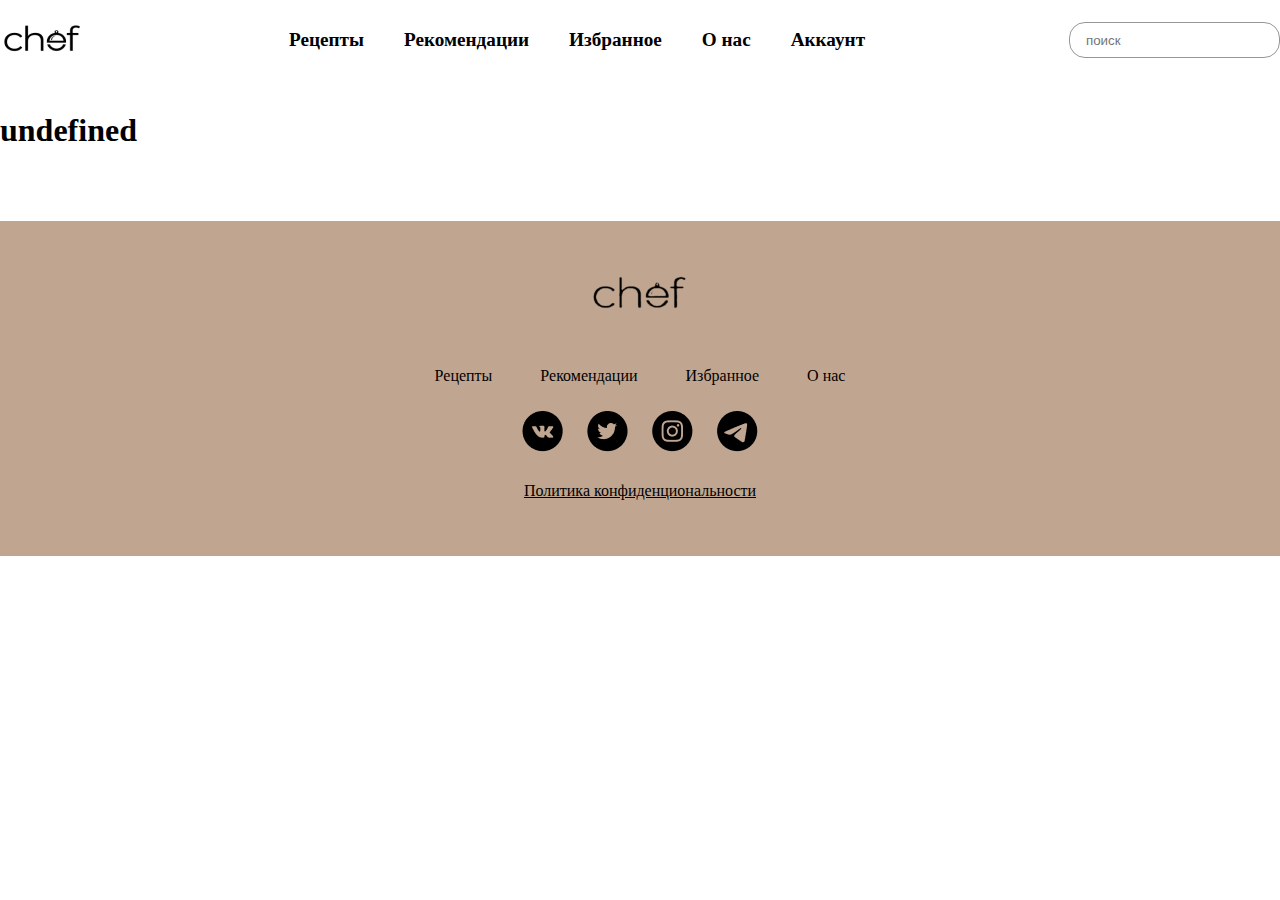
<file: src/pages/categories.html>
<!doctype html>
<html lang="en">
<head>
	<meta charset="UTF-8">
	<meta name="viewport"
	      content="width=device-width, user-scalable=no, initial-scale=1.0, maximum-scale=1.0, minimum-scale=1.0">
	<meta http-equiv="X-UA-Compatible" content="ie=edge">
	<title>Categories</title>
	<link rel="stylesheet" href="../styles/global.css">
	<link rel="stylesheet" href="../styles/header.css">
	<link rel="stylesheet" href="../styles/footer.css">
	<link rel="stylesheet" href="../styles/categories.css">
	<link rel="stylesheet" href="../styles/modal.css">

</head>
<body>
<div class="container">
	<header>
		<a href="/">
			<img src="../assets/images/logo.png" alt="logo">
		</a>
		<nav>
			<a href="/recepts">Рецепты</a>
			<a href="/recepts">Рекомендации</a>
			<a href="/recepts">Избранное</a>
			<a href="/recepts">О нас</a>
			<div style="color: #000" id="openModal">Аккаунт</div>
		</nav>
		<input type="text" placeholder="поиск" class="search">
		<div class="authModal" id="authModal">
			<img class="closebtn" src="../assets/images/close.png" alt="close">
			<img width="350" src="../assets/images/register.png" alt="">
			<input class="inputUnderline" type="text" placeholder="Имя ">
			<input class="inputUnderline" type="text" placeholder="Фамилия  ">
			<input class="inputUnderline" type="text" placeholder="Email ">
			<input class="inputUnderline" type="text" placeholder="Придумайте пароль ">
			<input class="inputUnderline" type="text" placeholder="Повторите пароль ">
			<button class="buttonBrawn">Регистрация</button>
			<div id="hasAccBtn" style="text-decoration: underline; cursor: pointer; color: gray">У вас есть аккаунт?</div>
		</div>
		<div class="authModal" id="registerModal">
			<img class="closebtn" src="../assets/images/close.png" alt="close">
			<img width="350" src="../assets/images/register.png" alt="">
			<input class="inputUnderline" type="text" placeholder="Email ">
			<input class="inputUnderline" type="text" placeholder="Введите пароль ">
			<button class="buttonBrawn">Войти</button>
			<div id="notHasAcc" style="text-decoration: underline; cursor: pointer; color: gray">Нет аккаунта?</div>
		</div>
		<div id="backdrop"></div>
	</header>
	<main style="margin-top: 32px">
		<h1 style="margin-bottom: 16px">Завтрак</h1>
		<div class="products">
<!--			<div class="product-card">-->
<!--				<img src="../assets/categories/1_food.png" alt="1">-->
<!--				<p>Карамельно - банановая запеканка</p>-->
<!--				<a href="../pages/categories.html">-->
<!--					<button class="buttonBrawnOutlined" style="width: 100%; justify-content: center">Подробнее</button>-->
<!--				</a>-->
<!--			</div>-->
		</div>
	</main>
</div>
<footer>
	<div class="logo">
		<a href="/">
			<img src="../assets/images/footerLogo.png" alt="logo" width="550">
		</a>
	</div>
	<div class="links">
		<a href="/recepts">Рецепты</a>
		<a href="/recepts">Рекомендации</a>
		<a href="/recepts">Избранное</a>
		<a href="/recepts">О нас</a>
	</div>
	<div class="socials">
		<a href="">
			<img src="../assets/images/vk.png" alt="vk">
		</a>
		<a href="">
			<img src="../assets/images/twitter.png" alt="twitter">
		</a>
		<a href="">
			<img src="../assets/images/instagram.png" alt="instagram">
		</a>
		<a href="">
			<img src="../assets/images/telegram.png" alt="telegram">
		</a>
	</div>
	<a href="/" style="text-decoration: underline">Политика конфиденциональности</a>
</footer>
<script src="../db/categoriesDb.js"></script>
<script src="../scripts/categories.js"></script>
<script src="../scripts/modal.js"></script>
</body>
</html>
</file>
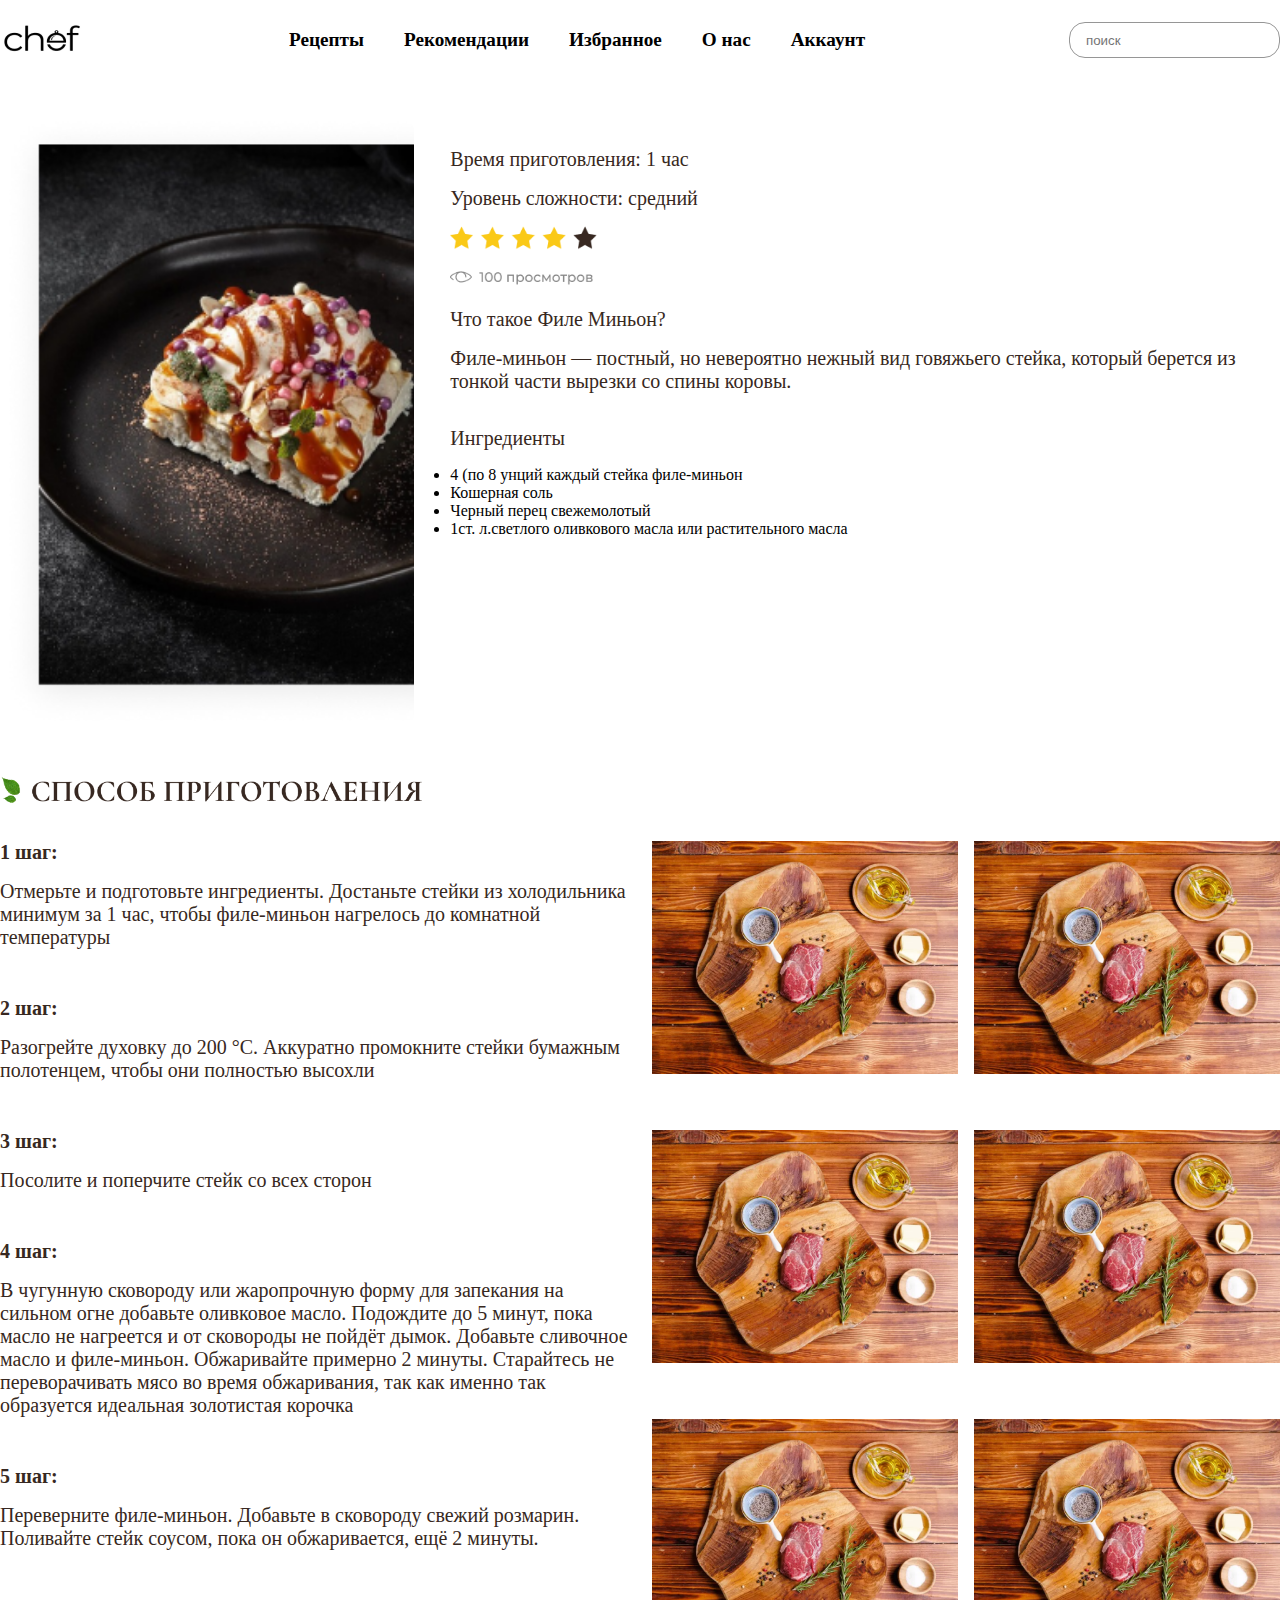
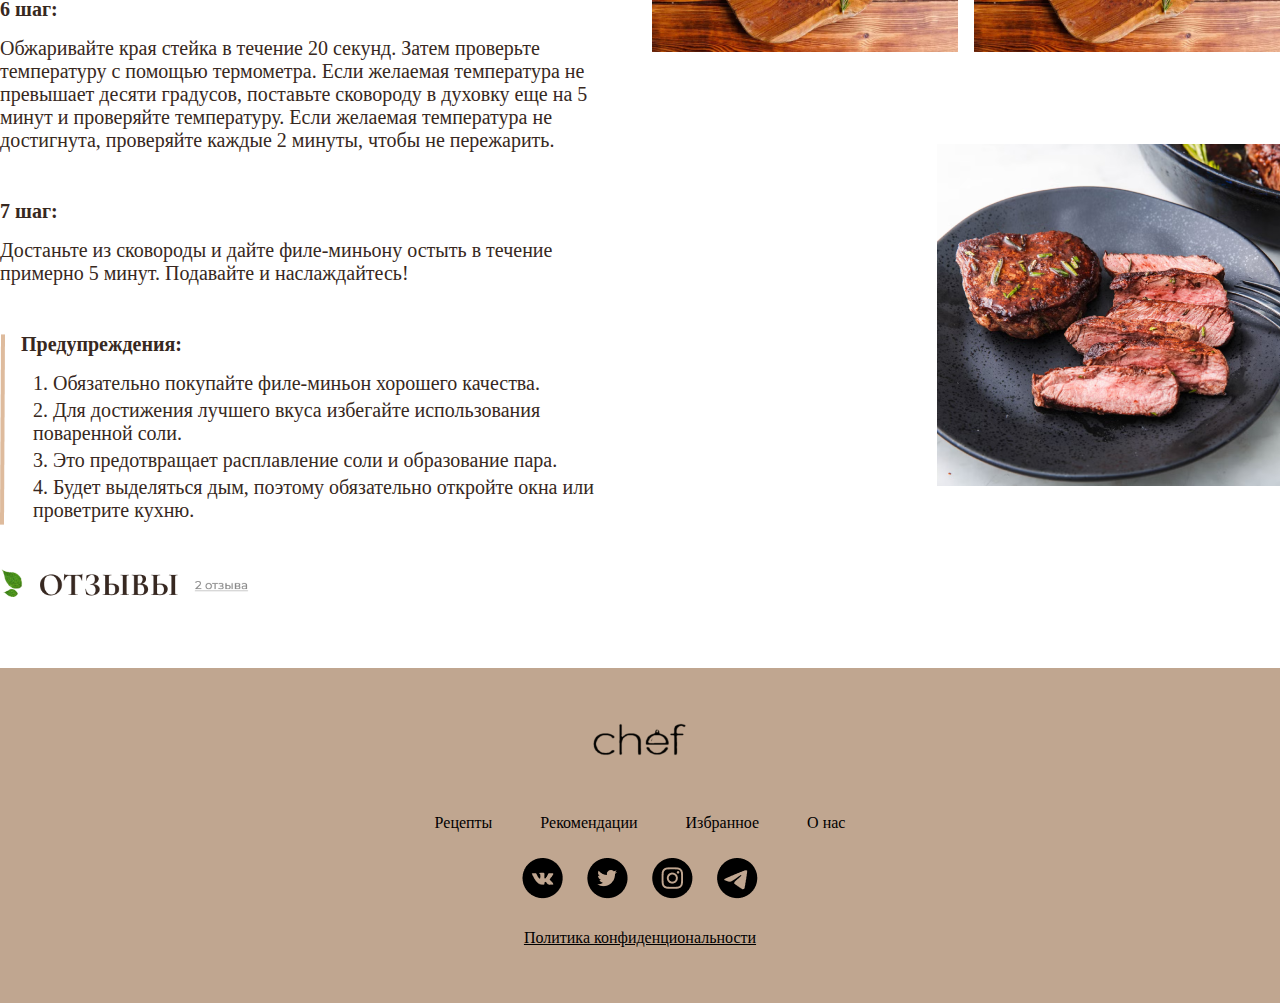
<file: src/pages/detail.html>
<!doctype html>
<html lang="en">
<head>
	<meta charset="UTF-8">
	<meta name="viewport"
	      content="width=device-width, user-scalable=no, initial-scale=1.0, maximum-scale=1.0, minimum-scale=1.0">
	<meta http-equiv="X-UA-Compatible" content="ie=edge">
	<title>Categories</title>
	<link rel="stylesheet" href="../styles/global.css">
	<link rel="stylesheet" href="../styles/header.css">
	<link rel="stylesheet" href="../styles/footer.css">
	<link rel="stylesheet" href="../styles/detail.css">
	<link rel="stylesheet" href="../styles/modal.css">

</head>
<body>
<div class="container">
	<header>
		<a href="/">
			<img src="../assets/images/logo.png" alt="logo">
		</a>
		<nav>
			<a href="/recepts">Рецепты</a>
			<a href="/recepts">Рекомендации</a>
			<a href="/recepts">Избранное</a>
			<a href="/recepts">О нас</a>
			<div style="color: #000" id="openModal">Аккаунт</div>
		</nav>
		<input type="text" placeholder="поиск" class="search">

		<div class="authModal" id="authModal">
			<img class="closebtn" src="../assets/images/close.png" alt="close">
			<img width="350" src="../assets/images/register.png" alt="">
			<input class="inputUnderline" type="text" placeholder="Имя ">
			<input class="inputUnderline" type="text" placeholder="Фамилия  ">
			<input class="inputUnderline" type="text" placeholder="Email ">
			<input class="inputUnderline" type="text" placeholder="Придумайте пароль ">
			<input class="inputUnderline" type="text" placeholder="Повторите пароль ">
			<button class="buttonBrawn">Регистрация</button>
			<div id="hasAccBtn" style="text-decoration: underline; cursor: pointer; color: gray">У вас есть аккаунт?</div>
		</div>
		<div class="authModal" id="registerModal">
			<img class="closebtn" src="../assets/images/close.png" alt="close">
			<img width="350" src="../assets/images/register.png" alt="">
			<input class="inputUnderline" type="text" placeholder="Email ">
			<input class="inputUnderline" type="text" placeholder="Введите пароль ">
			<button class="buttonBrawn">Войти</button>
			<div id="notHasAcc" style="text-decoration: underline; cursor: pointer; color: gray">Нет аккаунта?</div>
		</div>
		<div id="backdrop"></div>
	</header>

	<main style="margin-top: 32px">
		<section class="main">
			<div style="border-radius: 16px; overflow: hidden">
				<img width="565" id="img" src="../assets/categories/1_food.png" alt="">
			</div>
			<div>
				<h1 id="title" style="color: #B5651F; font-size: 36px; margin-bottom: 36px; margin-top: 22px"></h1>
				<p>Время приготовления: 1 час</p>
				<p>Уровень сложности: средний</p>
				<div style="margin-bottom: 12px">
					<img width="150" src="../assets/images/rate.png" alt="rate">
				</div>
				<div style="margin-bottom: 16px">
					<img width="150" src="../assets/images/viewed.png" alt="viewed">
				</div>
				<div>
					<p style="font-weight: 500">Что такое Филе Миньон?</p>
					<p>Филе-миньон — постный, но невероятно нежный вид говяжьего стейка, который берется из тонкой части вырезки
						со спины коровы.</p>
					<br>
					<p style="font-weight: 500">Ингредиенты</p>
					<ui>
						<li>4 (по 8 унций каждый стейка филе-миньон</li>
						<li>Кошерная соль</li>
						<li>Черный перец свежемолотый</li>
						<li>1ст. л.светлого оливкового масла или растительного масла</li>
					</ui>
				</div>
			</div>
		</section>
		<section class="recept">
			<img style="margin-bottom: 24px" width="500" src="../assets/images/receptImg.png" alt="">
			<div class="receptView">
				<div class="steps">
					<div class="step">
						<p style="margin-bottom: 16px; font-weight: bold">1 шаг:</p>
						<p>Отмерьте и подготовьте ингредиенты. Достаньте стейки из холодильника минимум за 1 час, чтобы
							филе-миньон нагрелось до комнатной температуры
						</p>
					</div>
					<div class="step">
						<p style="margin-bottom: 16px; font-weight: bold">2 шаг:</p>
						<p>Разогрейте духовку до 200 °C.
							Аккуратно промокните стейки бумажным полотенцем, чтобы они полностью высохли
						</p>
					</div>
					<div class="step">
						<p style="margin-bottom: 16px; font-weight: bold">3 шаг:</p>
						<p>Посолите и поперчите стейк со всех сторон</p>
					</div>
					<div class="step">
						<p style="margin-bottom: 16px; font-weight: bold">4 шаг:</p>
						<p>В чугунную сковороду или жаропрочную форму для запекания на сильном огне добавьте оливковое масло.
							Подождите до 5 минут, пока масло не нагреется и от сковороды не пойдёт дымок. Добавьте сливочное масло и
							филе-миньон. Обжаривайте примерно 2 минуты. Старайтесь не переворачивать мясо во время обжаривания, так
							как именно так образуется идеальная золотистая корочка</p>
					</div>
					<div class="step">
						<p style="margin-bottom: 16px; font-weight: bold">5 шаг:</p>
						<p>Переверните филе-миньон. Добавьте в сковороду свежий розмарин. Поливайте стейк соусом, пока он
							обжаривается, ещё 2 минуты.</p>
					</div>
					<div class="step">
						<p style="margin-bottom: 16px; font-weight: bold">6 шаг:</p>
						<p>Обжаривайте края стейка в течение 20 секунд. Затем проверьте температуру с помощью термометра. Если
							желаемая температура не превышает десяти градусов, поставьте сковороду в духовку еще на 5 минут и
							проверяйте температуру. Если желаемая температура не достигнута, проверяйте каждые 2 минуты, чтобы не
							пережарить.</p>
					</div>
					<div class="step">
						<p style="margin-bottom: 16px; font-weight: bold">7 шаг:</p>
						<p>Достаньте из сковороды и дайте филе-миньону остыть в течение примерно 5 минут. Подавайте и
							наслаждайтесь!</p>
					</div>
					<div style="display: flex; gap: 16px">
						<img src="../assets/images/line.png" alt="">
						<div>
							<p style="font-weight: bold">Предупреждения:</p>
							<div style="margin-left: 12px">
								<p style="margin-bottom: 4px">1. Обязательно покупайте филе-миньон хорошего качества.</p>
								<p style="margin-bottom: 4px">2. Для достижения лучшего вкуса избегайте использования поваренной
									соли.</p>
								<p style="margin-bottom: 4px">3. Это предотвращает расплавление соли и образование пара.</p>
								<p style="margin-bottom: 4px">4. Будет выделяться дым, поэтому обязательно откройте окна или проветрите
									кухню.</p>
							</div>
						</div>
					</div>
				</div>
				<div class="images">
					<div>
						<img src="../assets/images/group-1.png" alt="group">
						<img src="../assets/images/group-1.png" alt="group">
					</div>
					<div>
						<img src="../assets/images/group-1.png" alt="group">
						<img src="../assets/images/group-1.png" alt="group">
					</div>
					<div>
						<img src="../assets/images/group-1.png" alt="group">
						<img src="../assets/images/group-1.png" alt="group">
					</div>
					<div style="margin-top: 36px">
						<div style="flex: 1"></div>
						<img src="../assets/images/staik.png" alt="">
					</div>
				</div>
			</div>
		</section>
		<section class="reviews">
			<img width="300" src="../assets/images/reviews.png" alt="reviews">
		</section>
	</main>
</div>

<footer>
	<div class="logo">
		<a href="/">
			<img src="../assets/images/footerLogo.png" alt="logo" width="550">
		</a>
	</div>
	<div class="links">
		<a href="/recepts">Рецепты</a>
		<a href="/recepts">Рекомендации</a>
		<a href="/recepts">Избранное</a>
		<a href="/recepts">О нас</a>
	</div>
	<div class="socials">
		<a href="">
			<img src="../assets/images/vk.png" alt="vk">
		</a>
		<a href="">
			<img src="../assets/images/twitter.png" alt="twitter">
		</a>
		<a href="">
			<img src="../assets/images/instagram.png" alt="instagram">
		</a>
		<a href="">
			<img src="../assets/images/telegram.png" alt="telegram">
		</a>
	</div>
	<a href="/" style="text-decoration: underline">Политика конфиденциональности</a>
</footer>
<script src="../db/categoriesDb.js"></script>
<script src="../scripts/detail.js"></script>
<script src="../scripts/modal.js"></script>
</body>
</html>
</file>
<file: src/styles/global.css>
* {
    margin: 0;
    padding: 0;
    text-decoration: none;
    text-transform: none;
}

.container {
    max-width: 1400px;
    margin: 0 auto;
    width: 100%;
}

.buttonBrawn{
    border-radius: 4px;
    border: none;
    background-color: #C0A690;
    height: 40px;
    padding: 0 36px;
    display: flex;
    width: fit-content;
    font-size: 18px;
    cursor: pointer;
    align-items: center;
}

.buttonBrawnOutlined {
    border-radius: 4px;
    background-color: inherit;
    border: 1px solid #C0A690;
    height: 40px;
    padding: 0 36px;
    display: flex;
    width: fit-content;
    font-size: 18px;
    cursor: pointer;
    align-items: center;
}

.inputUnderline {
    outline: none;
    border: none;
    border-bottom: 1px solid gray;
    width: 307px;
    height: 40px;
}
</file>
<file: src/styles/header.css>
header {
	display: flex;
	align-items: center;
	width: 100%;
	height: 80px;
	justify-content: space-between;
	gap: 80px;
}

nav {
	display: flex;
	align-items: center;
	color: #969696;
	font-size: 1.2rem;
	font-weight: bold;
	gap: 40px;
}

a {
	color: #969696;
}

.search {
	border: 1px solid #969696;
	border-radius: 16px;
	padding: 16px 16px;
	outline: none;
	height: 36px;
	box-sizing: border-box;
}
</file>
<file: src/styles/footer.css>
footer {
	margin-top: 56px;
	display: flex;
	flex-direction: column;
	width: 100%;
	padding: 0 0 56px;
	background-color: #C0A690;
	align-items: center;
}

footer > .logo {
}

a {
	color: #000;
}

footer > .links {
	display: flex;
	align-items: center;
	gap: 48px;
	margin-bottom: 26px;
}

footer > .socials {
	display: flex;
	align-items: center;
	gap: 24px;
	margin-bottom: 26px;
}

footer > .privacy {

}
</file>
<file: src/styles/categories.css>
.products {
	display: grid;
	grid-template-columns: 1fr 1fr 1fr;
	gap: 24px;
}

.product-card {
	width: fit-content;
	border: 1px solid gray;
	padding: 12px;
	border-radius: 12px;
}

.product-card > img {
}

.product-card > p {
	padding-bottom: 16px;
}
</file>
<file: src/styles/modal.css>
#backdrop {
	position: fixed;
	top: 0;
	left: 0;
	right: 0;
	bottom: 0;
	z-index: 1;
	background-color: rgba(0, 0, 0, 0.6);
	display: none;
}

#authModal, #registerModal {
	display: none;
	position: fixed;
	top: 50%;
	left: 50%;
	transform: translate(-50%, -50%);
	background-color: #fff;
	border-radius: 16px;
	padding: 16px;
	z-index: 100;
	width: 700px;
	flex-direction: column;
	gap: 24px;
	align-items: center;
}

.closebtn {
	position: absolute;
	top: 16px;
	right: 16px;
}
</file>
<file: src/styles/detail.css>
section.main {
	display: flex;
	width: 100%;
	gap: 36px;
	margin-bottom: 32px;
}

p {
	font-size: 20px;
	color: #372821;
	margin-bottom: 16px;
}

section.recept {
	margin-top: 36px;
}

.receptView {
	display: flex;
	gap: 24px;
}

.steps {
	display: flex;
	flex-direction: column;
	gap: 32px;
}

.images {
	display: flex;
	flex-direction: column;
	gap: 56px;
}

.images > div {
	display: flex;
	gap: 16px;
}

section.reviews {
	margin-top: 36px;
}
</file>
